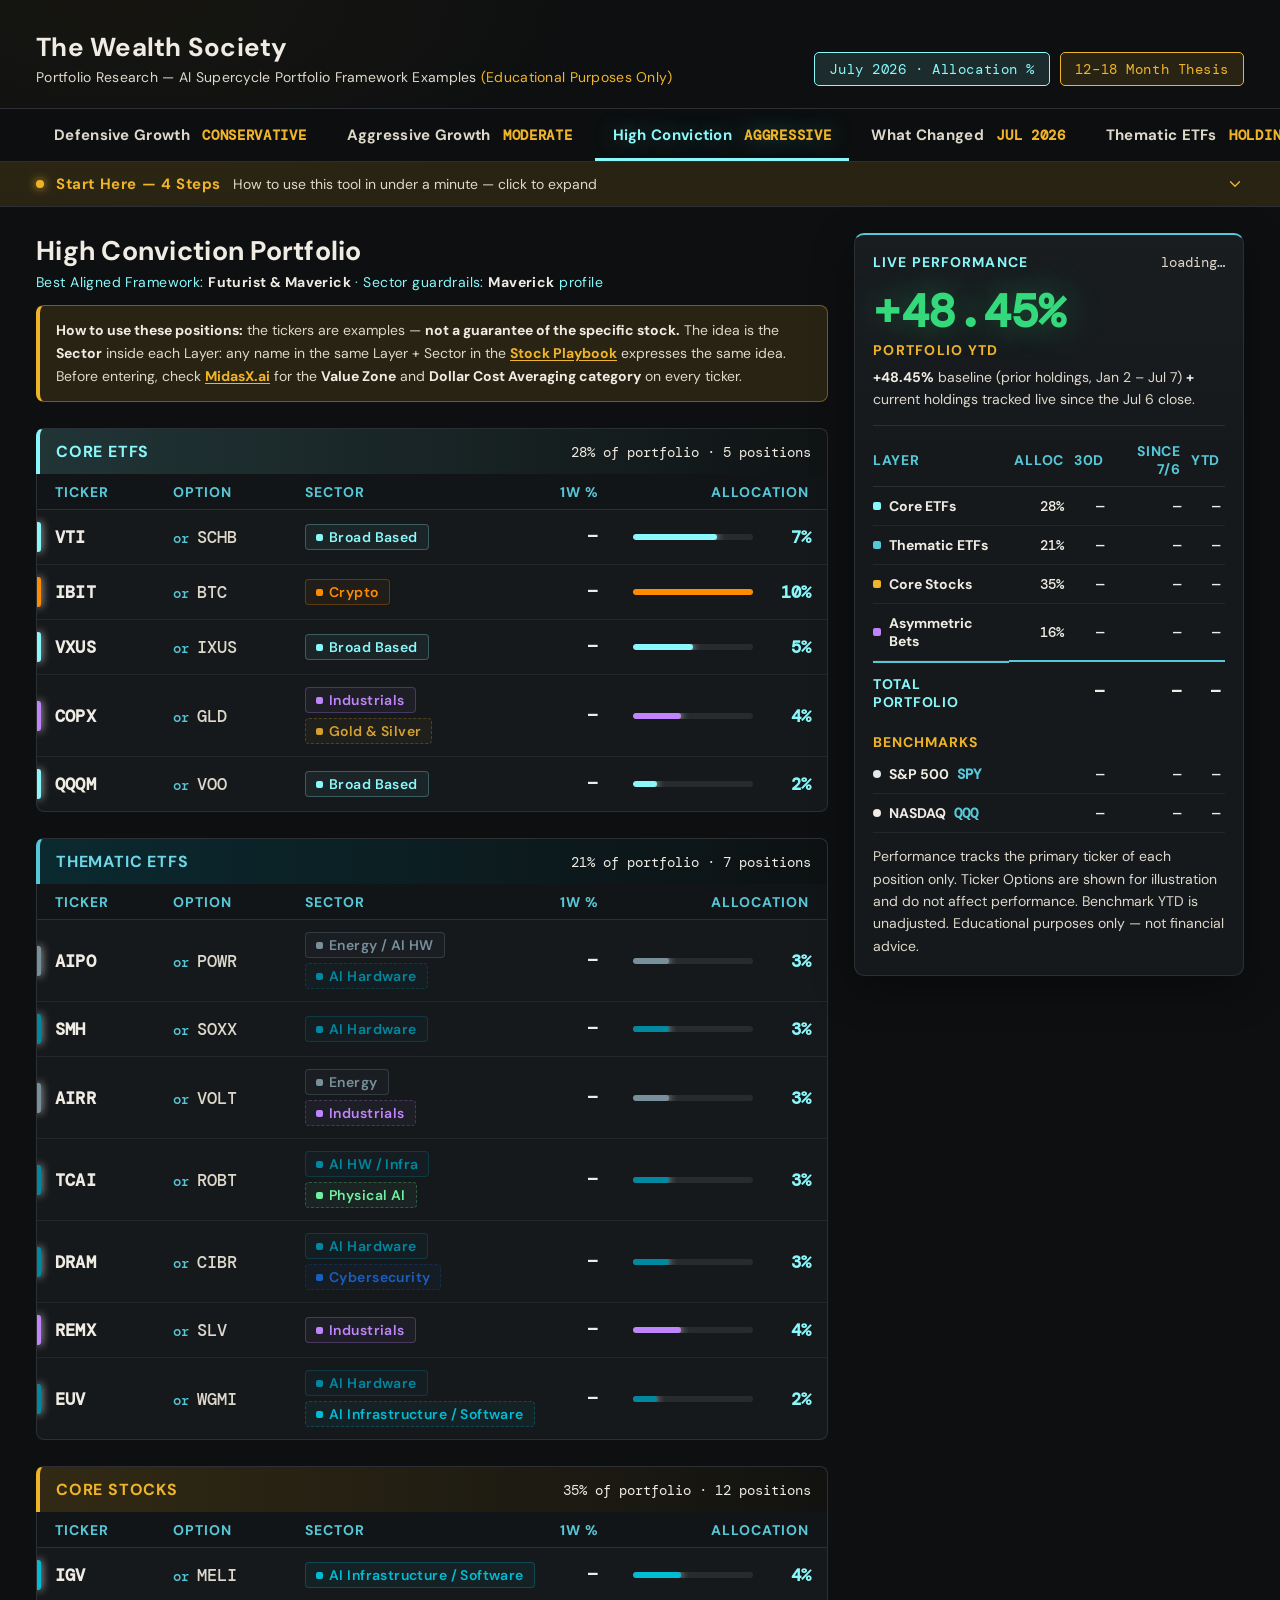
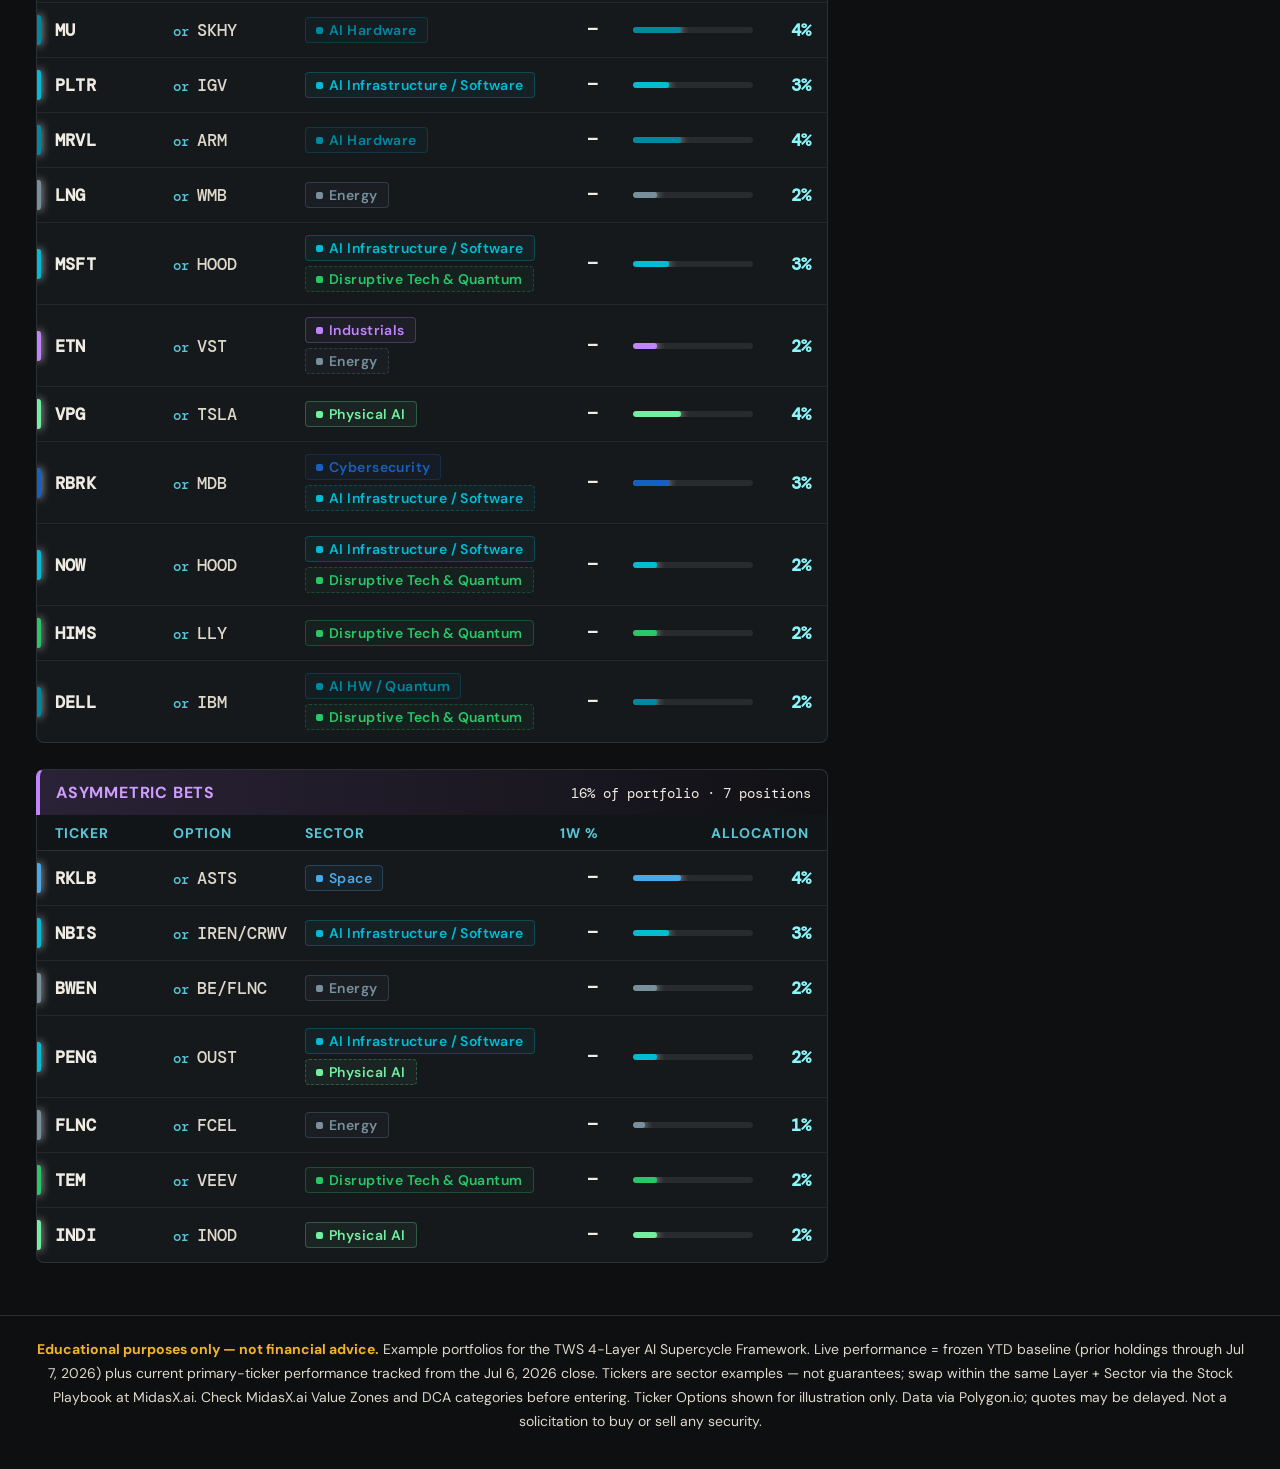
<file: index.html>
<!DOCTYPE html>
<html lang="en">
<head>
<meta charset="UTF-8">
<meta name="viewport" content="width=device-width, initial-scale=1.0">
<title>TWS Portfolio Dashboard — July 2026</title>
<link rel="preconnect" href="https://fonts.googleapis.com">
<link rel="preconnect" href="https://fonts.gstatic.com" crossorigin>
<link href="https://fonts.googleapis.com/css2?family=DM+Sans:wght@400;500;600;700&family=DM+Mono:wght@400;500&display=swap" rel="stylesheet">
<link rel="stylesheet" href="styles.css?v=17">
</head>
<body>

<div class="header">
  <div>
    <div class="logo-text">The Wealth Society</div>
    <div class="logo-sub">Portfolio Research — AI Supercycle Portfolio Framework Examples <em>(Educational Purposes Only)</em></div>
  </div>
  <div class="header-right">
    <div class="header-badge">July 2026 · Allocation %</div>
    <div class="header-badge gold">12–18 Month Thesis</div>
  </div>
</div>

<div class="tab-bar">
  <button class="tab-btn" id="tab-def" onclick="showTab(0)">Defensive Growth <span class="tab-risk">Conservative</span></button>
  <button class="tab-btn" id="tab-agg" onclick="showTab(1)">Aggressive Growth <span class="tab-risk">Moderate</span></button>
  <button class="tab-btn" id="tab-hc" onclick="showTab(2)">High Conviction <span class="tab-risk">Aggressive</span></button>
  <button class="tab-btn" id="tab-changes" onclick="showTab(3)">What Changed <span class="tab-risk">Jul 2026</span></button>
  <button class="tab-btn" id="tab-etf" onclick="showTab(4)">Thematic ETFs <span class="tab-risk">Holdings</span></button>
  <button class="tab-btn" id="tab-matrix" onclick="showTab(5)">Portfolio Matrix</button>
</div>

<div class="howto">
  <div class="howto-toggle" onclick="toggleHowTo()">
    <div class="howto-pip"></div>
    <span class="howto-title">Start Here — 4 Steps</span>
    <span class="howto-sub">How to use this tool in under a minute — click to expand</span>
    <svg class="howto-chevron" id="howto-chevron" viewBox="0 0 20 20" fill="none" xmlns="http://www.w3.org/2000/svg">
      <path d="M5 7.5L10 12.5L15 7.5" stroke="currentColor" stroke-width="1.5" stroke-linecap="round" stroke-linejoin="round"/>
    </svg>
  </div>
  <div class="howto-body" id="howto-body">
    <div class="howto-inner">
      <div style="font-size:12px;color:rgba(240,236,228,0.7);line-height:1.6;margin-bottom:12px;">
        Inside TWS we teach a <strong style="color:#f0ece4;">4 Layer AI Supercycle Portfolio Framework</strong> for a simplified way to build your long term portfolio. A video explaining how to use this effectively is available inside Skool.
      </div>
      <div class="howto-grid">
        <div class="howto-block">
          <div class="label">① Pick Your Profile</div>
          Choose the portfolio that matches your <strong>Wealth Risk Profile:</strong> Defensive Growth, Aggressive Growth, or High Conviction. Use the tabs above to switch between them.
        </div>
        <div class="howto-block">
          <div class="label">② Study the Layers</div>
          Every portfolio uses the same <strong>4-Layer Framework:</strong> Core ETFs → Thematic ETFs → Core Stocks → Asymmetric Bets. Each position shows a primary ticker and a <strong>Ticker Option</strong> — an alternative expression of the same idea.
        </div>
        <div class="howto-block">
          <div class="label">③ Make It Yours</div>
          The tickers are <strong>examples — not guarantees and not orders.</strong> The idea is the <strong>Layer + Sector</strong>. Any stock in the same Layer and Sector inside the Stock Playbook expresses the same idea — swap freely and the framework stays intact.<br>
          <a class="playbook-btn" href="https://www.midasX.ai" target="_blank">→ Open the Stock Playbook</a>
        </div>
        <div class="howto-block">
          <div class="label">④ Time Your Entry</div>
          Before entering any position, check it on <strong>MidasX.ai</strong>: the <strong>Value Zone</strong> tells you whether the name is in a buy range or extended, and its <strong>Dollar Cost Averaging category</strong> tells you how to build the position — all at once or staged over time.
        </div>
      </div>
      <div class="howto-footer">
        <div class="profile-chips">
          <span class="lbl">Which Profile?</span>
          <span class="chip teal"><span class="dot"></span>Defensive Growth — Starter &amp; Strategist</span>
          <span class="chip gold"><span class="dot"></span>Aggressive Growth — Explorer &amp; Comeback</span>
          <span class="chip cream"><span class="dot"></span>High Conviction — Futurist &amp; Maverick</span>
        </div>
        <div class="howto-disclaimer">
          <strong>Educational purposes only — not financial advice.</strong><br>
          These are examples, not trading portfolios. Full TWS universe in the Notion Stock Playbook.
        </div>
      </div>
    </div>
  </div>
</div>

<div class="port" id="port-def"></div>
<div class="port" id="port-agg"></div>
<div class="port" id="port-hc"></div>
<div class="port" id="port-changes"></div>
<div class="port" id="port-etf"></div>
<div class="port" id="port-matrix"></div>

<div class="site-footer">
  <strong>Educational purposes only — not financial advice.</strong> Example portfolios for the TWS 4-Layer AI Supercycle Framework.
  Live performance = frozen YTD baseline (prior holdings through Jul 7, 2026) plus current primary-ticker performance tracked from the Jul 6, 2026 close.
  Tickers are sector examples — not guarantees; swap within the same Layer + Sector via the Stock Playbook at MidasX.ai. Check MidasX.ai Value Zones and DCA categories before entering. Ticker Options shown for illustration only. Data via Polygon.io; quotes may be delayed. Not a solicitation to buy or sell any security.
</div>

<script src="data.js?v=17"></script>
<script src="changes.js?v=17"></script>
<script src="app.js?v=17"></script>
</body>
</html>
</file>
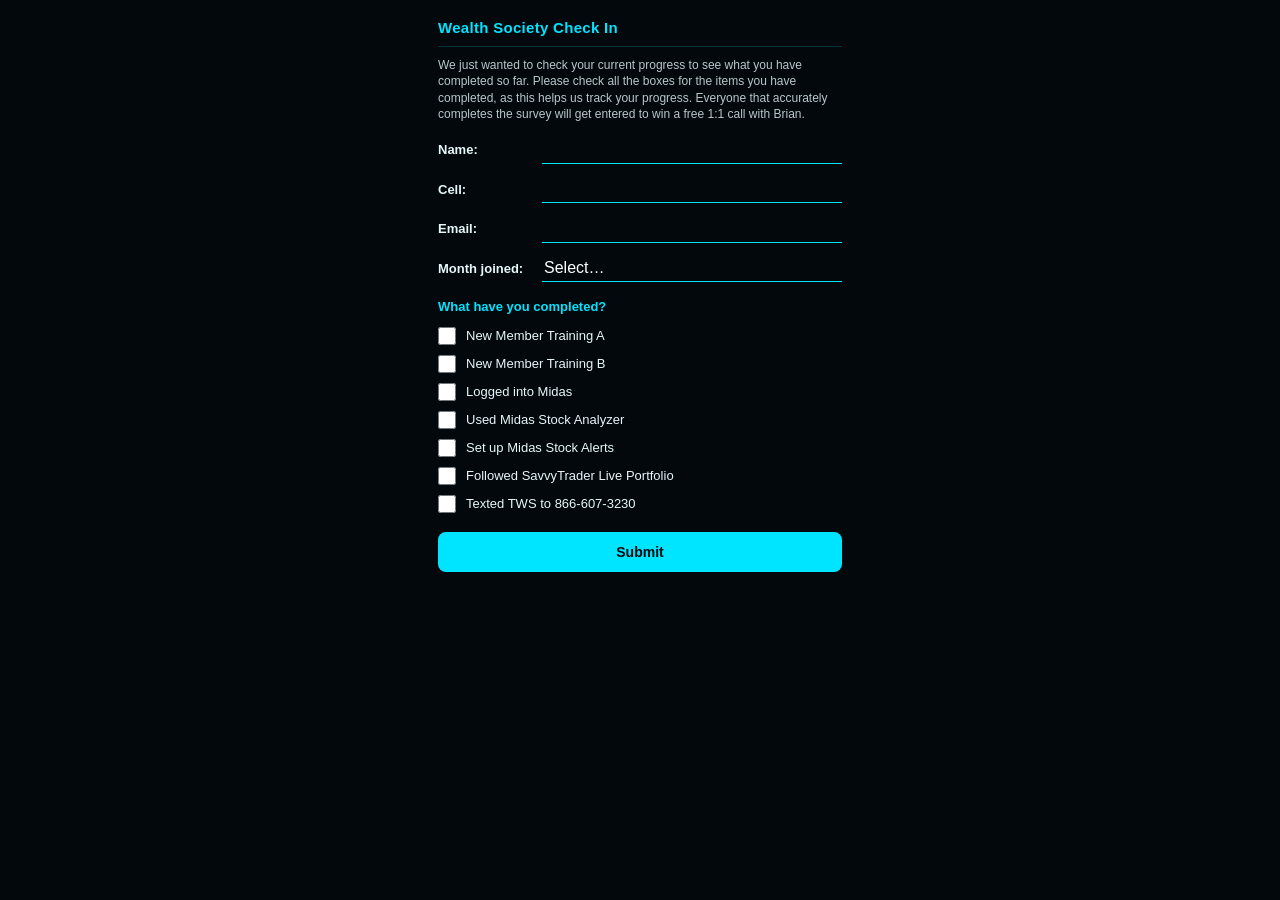
<file: checkin/index.html>
<!doctype html><html lang="en"><head><meta charset="utf-8"><meta name="viewport" content="width=device-width,initial-scale=1">
<title>Wealth Society Check In</title><meta name="robots" content="noindex">
<style>
*{box-sizing:border-box;margin:0}body{background:#02080C;color:#E6F7FA;font:13px/1.35 -apple-system,BlinkMacSystemFont,"Inter","Segoe UI",Roboto,Helvetica,Arial,sans-serif;min-height:100vh}
.w{max-width:440px;margin:0 auto;padding:18px 18px 14px}
h1{font-size:15px;font-weight:700;color:#00E5FF;letter-spacing:.3px;border-bottom:1px solid #00E5FF33;padding-bottom:8px;margin-bottom:10px}
p.i{font-size:12px;color:#B8C7CC;margin-bottom:14px}
.r{display:flex;align-items:baseline;gap:8px;margin-bottom:12px}
.r label{flex:0 0 96px;font-size:13px;font-weight:600}
.r input,.r select{flex:1;min-width:0;background:transparent;border:0;border-bottom:1.5px solid #00E5FF;color:#fff;font:inherit;font-size:16px;padding:2px 2px 3px;outline:none;border-radius:0}
.r select{-webkit-appearance:none;appearance:none}.r select option{background:#02080C}
.r input:focus,.r select:focus{border-bottom-color:#7FF3FF;background:#00E5FF0D}
h2{font-size:13px;color:#00E5FF;margin:16px 0 6px}
.c{display:flex;align-items:center;gap:10px;padding:5px 0;font-size:13px}
.c input{width:18px;height:18px;accent-color:#00E5FF;flex:none}
button{margin-top:14px;width:100%;background:#00E5FF;color:#02080C;border:0;border-radius:8px;font-family:inherit;font-weight:700;font-size:14px;padding:12px}
button:disabled{opacity:.6}.e{color:#ff7a7a;font-size:12px;min-height:14px;margin-top:6px}
#ty{display:none;text-align:center;padding-top:40px}#ty h2{font-size:16px;margin-bottom:8px}
</style></head><body><div class="w">
<h1>Wealth Society Check In</h1>
<form id="f" novalidate>
<p class="i">We just wanted to check your current progress to see what you have completed so far. Please check all the boxes for the items you have completed, as this helps us track your progress. Everyone that accurately completes the survey will get entered to win a free 1:1 call with Brian.</p>
<div class="r"><label for="name">Name:</label><input id="name" name="name" autocomplete="name" required></div>
<div class="r"><label for="cell">Cell:</label><input id="cell" name="cell" type="tel" autocomplete="tel" inputmode="tel" required></div>
<div class="r"><label for="email">Email:</label><input id="email" name="email" type="email" autocomplete="email" required></div>
<div class="r"><label for="month">Month joined:</label><select id="month" name="month" required><option value="">Select…</option><option>Jun 2026</option><option>Jul 2026</option><option>Aug 2026</option><option>Sep 2026</option><option>Oct 2026</option><option>Other</option></select></div>
<h2>What have you completed?</h2>
<div id="cl"></div>
<button id="b" type="submit">Submit</button><div class="e" id="er"></div>
</form>
<div id="ty"><h2>Thank you!</h2><p class="i">Your check-in is in. You're entered for the free 1:1 call with Brian.</p></div>
</div><script>
var ENDPOINT="https://script.google.com/macros/s/AKfycbyoQk85aD5uBqrM0jpGNvfKbhJ8GQ5-eJh_irOydYKO5svrejMvEVGsOirf1N0gHYw/exec"; // paste Apps Script web app /exec URL here before publishing
var I=['New Member Training A','New Member Training B','Logged into Midas','Used Midas Stock Analyzer','Set up Midas Stock Alerts','Followed SavvyTrader Live Portfolio','Texted TWS to 866-607-3230'];
var cl=document.getElementById('cl');I.forEach(function(t,k){cl.insertAdjacentHTML('beforeend','<label class="c"><input type="checkbox" name="done" value="'+t+'">'+t+'</label>')});
document.getElementById('f').onsubmit=function(ev){ev.preventDefault();var f=this,er=document.getElementById('er'),m='';
var n=f.name.value.trim(),c=f.cell.value.trim(),e=f.email.value.trim();
if(!n)m='Please enter your name.';else if(c.replace(/\D/g,'').length<10)m='Please enter a valid cell number.';else if(!/^[^@\s]+@[^@\s]+\.[^@\s]+$/.test(e))m='Please enter a valid email.';else if(!f.month.value)m='Please select the month you joined.';
er.textContent=m;if(m)return;document.getElementById('b').disabled=true;
var b=new URLSearchParams();b.append('name',n);b.append('cell',c);b.append('email',e);b.append('month',f.month.value);
f.querySelectorAll('input[name=done]:checked').forEach(function(x){b.append('done',x.value)});
var go=function(){f.style.display='none';document.getElementById('ty').style.display='block'};
if(ENDPOINT)fetch(ENDPOINT,{method:'POST',mode:'no-cors',body:b}).then(go,go);else go();};
</script></body></html>
</file>
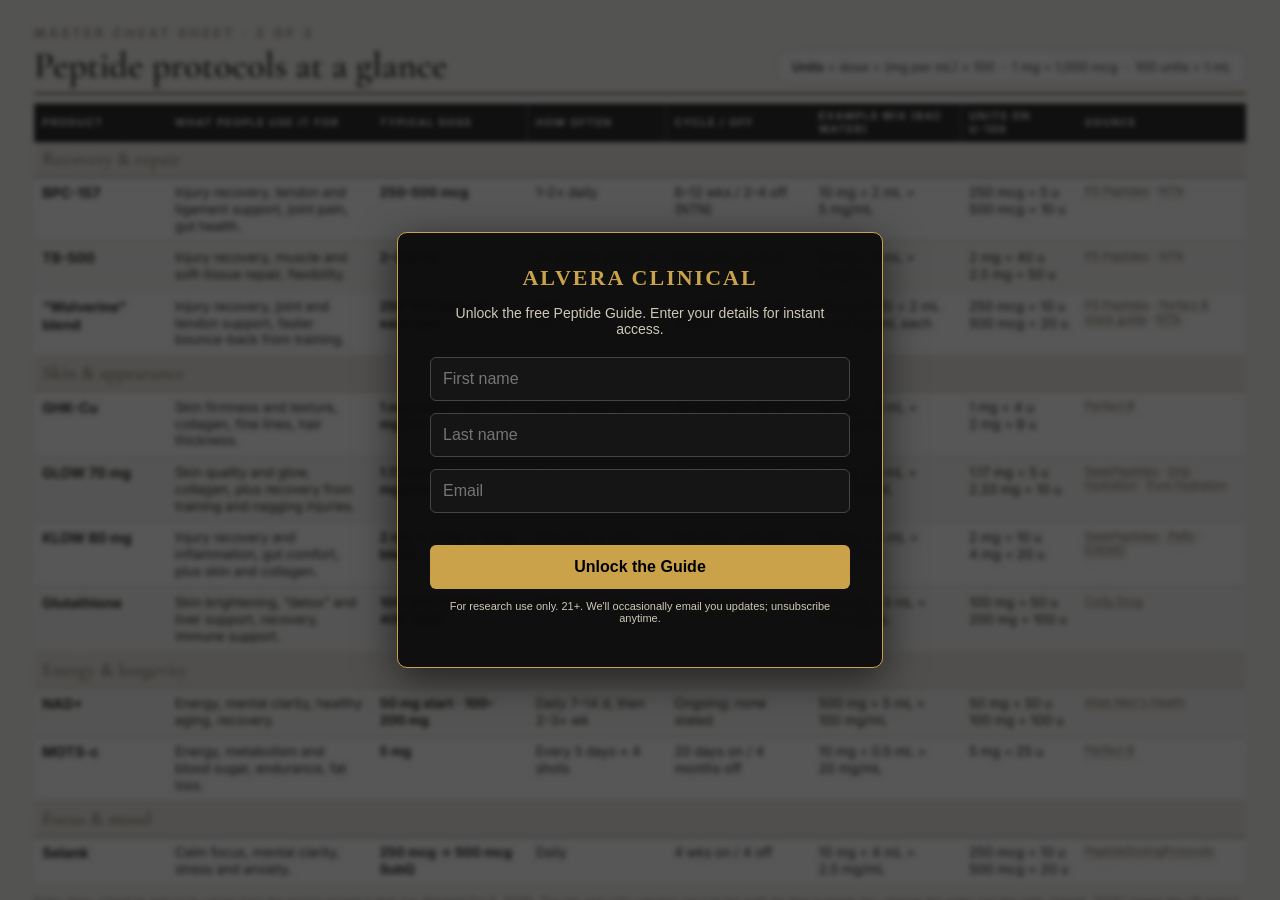
<file: peptides/index.html>
<!doctype html><html lang="en"><head><meta charset="utf-8"><meta name="viewport" content="width=device-width,initial-scale=1">
<title>Alvera Clinical | Peptide Guide</title>
<style>
body{margin:0;background:#0b0b0b;color:#f5f1e6;font-family:Georgia,serif}
#gate{position:fixed;inset:0;display:flex;align-items:center;justify-content:center;background:#0b0b0b;z-index:9;padding:16px;overflow:hidden}
#gate:before{content:'';position:absolute;inset:-20px;background:url(preview.jpg) center top/cover no-repeat;filter:blur(2.5px) grayscale(.6);z-index:0}
#gate:after{content:'';position:absolute;inset:0;background:rgba(8,8,8,.68);z-index:1}
.card{position:relative;z-index:2;background:rgba(11,11,11,.94);box-shadow:0 10px 40px rgba(0,0,0,.6)}
@media(max-width:600px){#gate:before{background-position:left top;background-size:auto 100%}.card{padding:24px 20px}}
.card{max-width:420px;width:100%;border:1px solid #c9a24a;padding:32px;border-radius:10px;text-align:center}
h1{color:#c9a24a;letter-spacing:2px;font-size:22px;margin:0 0 6px}p{font-family:Arial,sans-serif;font-size:14px;color:#cfc8b8}
input{width:100%;box-sizing:border-box;margin:6px 0;padding:12px;border-radius:6px;border:1px solid #444;background:#151515;color:#fff;font-size:16px}
button{width:100%;margin-top:10px;padding:13px;background:#c9a24a;color:#000;border:0;border-radius:6px;font-weight:bold;font-size:16px;cursor:pointer}
#err{color:#e07070;font-family:Arial;font-size:13px;min-height:16px}
#guide{display:none;height:100vh}#guide iframe{width:100%;height:100%;border:0}
.dl{position:fixed;bottom:12px;right:12px;background:#c9a24a;color:#000;padding:10px 14px;border-radius:6px;font-family:Arial;text-decoration:none}
</style></head><body>
<div id="gate"><form class="card" id="f" novalidate>
<h1>ALVERA CLINICAL</h1><p>Unlock the free Peptide Guide. Enter your details for instant access.</p>
<input name="first" placeholder="First name" required autocomplete="given-name">
<input name="last" placeholder="Last name" required autocomplete="family-name">
<input name="email" type="email" placeholder="Email" required autocomplete="email">
<div id="err"></div><button>Unlock the Guide</button>
<p style="font-size:11px">For research use only. 21+. We'll occasionally email you updates; unsubscribe anytime.</p>
</form></div>
<div id="guide"><iframe src="guide-9923bd8511920f2e.pdf" title="Peptide Guide"></iframe><a class="dl" href="guide-9923bd8511920f2e.pdf" download>Download PDF</a></div>
<script>
var ENDPOINT="https://script.google.com/macros/s/AKfycbyl40kP1WE2DlP9djxmr8U-3UOWZ0TkPv5SzuU2lUcD9-VTIabc8x4SVbnVPty8IjlC/exec"; // paste Apps Script web app URL here
function open_(){gate.style.display='none';guide.style.display='block'}
if(localStorage.getItem('alvera_guide_ok'))open_();
f.onsubmit=function(e){e.preventDefault();var d=new FormData(f),fi=d.get('first').trim(),la=d.get('last').trim(),em=d.get('email').trim();
if(!fi||!la)return err.textContent='Please enter your first and last name.';
if(!/^[^@\s]+@[^@\s]+\.[^@\s]+$/.test(em))return err.textContent='Please enter a valid email.';
var b=new URLSearchParams({first:fi,last:la,email:em,source:'peptide-guide'});
if(ENDPOINT)fetch(ENDPOINT,{method:'POST',mode:'no-cors',body:b}).catch(function(){});
localStorage.setItem('alvera_guide_ok','1');open_()};
</script></body></html>
</file>
<file: styles.css>
/* ═══════════════════════════════════════════════════════════
   TWS PORTFOLIO DASHBOARD — TERMINAL LUXURY
   No grey text. Nothing under 14px. Hierarchy via color,
   weight, and size — never via dimming.
   Palette: ink #0d0f10 · card #141618 · cream #f0ece4
            teal #8af8fa · gold #f0b429 + 12 sector accents
   ═══════════════════════════════════════════════════════════ */

:root {
  --ink: #0d0f10;
  --ink-2: #101315;
  --card: #16191c;
  --card-2: #121517;
  --line: #2c3034;
  --line-soft: #232729;
  --cream: #f0ece4;
  --cream-soft: #ded8cb;   /* warm secondary — full opacity, not grey */
  --teal: #8af8fa;
  --teal-deep: #57c8d8;
  --teal-dim: rgba(138, 248, 250, 0.12);
  --gold: #f0b429;
  --gold-dim: rgba(240, 180, 41, 0.12);
  --up: #34d97b;
  --down: #ff5c5c;
  --sans: "DM Sans", -apple-system, sans-serif;
  --mono: "DM Mono", ui-monospace, monospace;
}

* { margin: 0; padding: 0; box-sizing: border-box; }

html { background: var(--ink); }
body {
  font-family: var(--sans);
  font-size: 15px;
  background:
    radial-gradient(1200px 500px at 80% -10%, rgba(138,248,250,0.05), transparent 60%),
    radial-gradient(900px 400px at 10% 0%, rgba(240,180,41,0.04), transparent 55%),
    var(--ink);
  color: var(--cream);
  -webkit-font-smoothing: antialiased;
  min-height: 100vh;
}

/* ── Header ── */
.header {
  display: flex; align-items: flex-end; justify-content: space-between;
  gap: 16px; flex-wrap: wrap;
  padding: 30px 36px 22px;
  border-bottom: 1px solid var(--line);
}
.logo-text { font-size: 26px; font-weight: 700; letter-spacing: 0.01em; }
.logo-sub { font-size: 14px; color: var(--cream-soft); margin-top: 4px; letter-spacing: 0.02em; }
.logo-sub em { font-style: normal; color: var(--gold); font-size: 14px; }
.header-right { display: flex; gap: 10px; align-items: center; }
.header-badge {
  font-family: var(--mono); font-size: 14px; letter-spacing: 0.04em;
  padding: 7px 14px; border-radius: 5px;
  border: 1px solid var(--teal); color: var(--teal); background: var(--teal-dim);
}
.header-badge.gold { border-color: var(--gold); color: var(--gold); background: var(--gold-dim); }

/* ── Tabs ── */
.tab-bar {
  display: flex; gap: 4px; padding: 0 36px;
  border-bottom: 1px solid var(--line);
  position: sticky; top: 0; z-index: 50;
  background: rgba(13, 15, 16, 0.96); backdrop-filter: blur(10px);
  overflow-x: auto; scrollbar-width: none;
}
.tab-bar::-webkit-scrollbar { display: none; }
.tab-btn {
  appearance: none; background: none; border: none; cursor: pointer;
  font-family: var(--sans); font-size: 15px; font-weight: 700;
  color: var(--cream-soft); padding: 16px 18px 13px;
  border-bottom: 3px solid transparent;
  letter-spacing: 0.02em; white-space: nowrap;
  transition: color 0.15s, border-color 0.15s;
}
.tab-btn:hover { color: var(--cream); }
.tab-btn.active { color: var(--teal); border-bottom-color: var(--teal); text-shadow: 0 0 24px rgba(138,248,250,0.45); }
.tab-risk {
  font-family: var(--mono); font-size: 14px; margin-left: 8px;
  color: var(--gold); letter-spacing: 0.05em; text-transform: uppercase;
}

/* ── How-to strip ── */
.howto { border-bottom: 1px solid var(--line); }
.howto-toggle {
  display: flex; align-items: center; gap: 12px; padding: 12px 36px;
  cursor: pointer; user-select: none; background: var(--gold-dim);
  transition: background 0.2s;
}
.howto-toggle:hover { background: rgba(240,180,41,0.2); }
.howto-pip { width: 8px; height: 8px; border-radius: 50%; background: var(--gold); box-shadow: 0 0 10px var(--gold); }
.howto-title { font-size: 15px; font-weight: 700; color: var(--gold); letter-spacing: 0.04em; }
.howto-sub { font-size: 14px; color: var(--cream-soft); }
.howto-chevron { margin-left: auto; color: var(--gold); transition: transform 0.3s; width: 18px; height: 18px; flex-shrink: 0; }
.howto-chevron.open { transform: rotate(180deg); }
.howto-body { overflow: hidden; max-height: 0; transition: max-height 0.35s ease; }
.howto-body.open { max-height: 480px; }
.howto-inner { padding: 20px 36px 18px; background: var(--card-2); border-top: 1px solid rgba(240,180,41,0.15); }
.howto-grid { display: grid; grid-template-columns: repeat(4, 1fr); gap: 16px 24px; }
@media (max-width: 1100px) { .howto-grid { grid-template-columns: repeat(2, 1fr); } }
.howto-block { font-size: 14px; color: var(--cream-soft); line-height: 1.65; }
.howto-block strong { color: var(--cream); font-weight: 700; }
.howto-block .label {
  font-size: 14px; font-weight: 700; letter-spacing: 0.07em; text-transform: uppercase;
  color: var(--teal); margin-bottom: 6px;
}
.playbook-btn {
  display: inline-block; margin-top: 10px; padding: 9px 18px;
  background: var(--teal); color: var(--ink);
  font-family: var(--mono); font-weight: 700; font-size: 14px;
  border-radius: 5px; text-decoration: none; letter-spacing: 0.03em;
  box-shadow: 0 0 22px rgba(138,248,250,0.3);
}
.howto-footer {
  display: flex; align-items: center; justify-content: space-between;
  flex-wrap: wrap; gap: 12px; margin-top: 16px; padding-top: 14px;
  border-top: 1px solid var(--line-soft);
}
.profile-chips { display: flex; gap: 8px; flex-wrap: wrap; align-items: center; }
.profile-chips .lbl {
  font-size: 14px; font-weight: 700; color: var(--teal);
  letter-spacing: 0.06em; text-transform: uppercase; margin-right: 4px;
}
.chip {
  display: inline-flex; align-items: center; gap: 6px;
  padding: 5px 12px; border-radius: 20px; font-size: 14px; font-weight: 600;
  border: 1px solid; white-space: nowrap;
}
.chip .dot { width: 6px; height: 6px; border-radius: 50%; background: currentColor; }
.chip.teal  { color: var(--teal); border-color: rgba(138,248,250,0.45); background: rgba(138,248,250,0.07); }
.chip.gold  { color: var(--gold); border-color: rgba(240,180,41,0.45); background: rgba(240,180,41,0.07); }
.chip.cream { color: var(--cream); border-color: rgba(240,236,228,0.4); background: rgba(240,236,228,0.06); }
.howto-disclaimer { font-size: 14px; color: var(--cream-soft); line-height: 1.6; text-align: right; }
.howto-disclaimer strong { color: var(--gold); }

/* ── Portfolio layout ── */
.port { display: none; }
.port.active { display: block; animation: fadeUp 0.35s ease; }
@keyframes fadeUp { from { opacity: 0; transform: translateY(6px); } to { opacity: 1; transform: none; } }
.port-grid {
  display: grid; grid-template-columns: minmax(0, 1fr) 390px;
  gap: 26px; padding: 26px 36px 52px; align-items: start;
  max-width: 1480px; margin: 0 auto;
}
@media (max-width: 1020px) { .port-grid { grid-template-columns: 1fr; } }

.port-head { margin-bottom: 6px; }
.port-title { font-size: 27px; font-weight: 700; letter-spacing: 0.01em; }
.port-align { font-size: 14px; color: var(--teal); margin-top: 5px; letter-spacing: 0.03em; }
.port-align strong { font-weight: 700; color: var(--cream); }
.draft-badge {
  display: inline-block; margin-left: 12px; padding: 4px 11px; border-radius: 4px;
  font-family: var(--mono); font-size: 14px; letter-spacing: 0.06em;
  color: var(--gold); border: 1px solid var(--gold); background: var(--gold-dim);
  vertical-align: 4px;
}

/* ── Layer sections & position list ── */
.layer { margin-top: 26px; }
.layer-head {
  display: flex; align-items: baseline; justify-content: space-between;
  padding: 12px 16px; border-radius: 8px 8px 0 0;
  border: 1px solid var(--line); border-bottom: none;
  border-left-width: 4px;
}
.layer-head .ln { font-size: 16px; font-weight: 700; letter-spacing: 0.05em; text-transform: uppercase; }
.layer-head .lm { font-family: var(--mono); font-size: 14px; color: var(--cream); }
.layer-head.l0 { background: linear-gradient(90deg, rgba(138,248,250,0.16), rgba(138,248,250,0.02)); border-left-color: #8af8fa; }
.layer-head.l0 .ln { color: var(--teal); }
.layer-head.l1 { background: linear-gradient(90deg, rgba(0,136,160,0.22), rgba(0,136,160,0.02)); border-left-color: #57c8d8; }
.layer-head.l1 .ln { color: #6fd8e8; }
.layer-head.l2 { background: linear-gradient(90deg, rgba(240,180,41,0.16), rgba(240,180,41,0.02)); border-left-color: #f0b429; }
.layer-head.l2 .ln { color: var(--gold); }
.layer-head.l3 { background: linear-gradient(90deg, rgba(192,132,252,0.16), rgba(192,132,252,0.02)); border-left-color: #c084fc; }
.layer-head.l3 .ln { color: #cf9dfd; }

.pos-list {
  border: 1px solid var(--line); border-top: none;
  border-radius: 0 0 8px 8px; overflow: hidden; background: var(--card);
}
.pos-row {
  display: grid;
  grid-template-columns: 4px 104px 118px 1fr 84px 196px;
  align-items: center; gap: 14px;
  padding: 12px 16px 12px 0;
  border-bottom: 1px solid var(--line-soft);
  transition: background 0.12s;
}
.pos-row:last-child { border-bottom: none; }
.pos-row:hover:not(.pos-header) { background: #1b1f23; }
.pos-header {
  padding-top: 9px; padding-bottom: 8px;
  background: var(--card-2); border-bottom: 1px solid var(--line);
}
.pos-header .ph {
  font-size: 14px; font-weight: 700; letter-spacing: 0.07em; text-transform: uppercase;
  color: var(--teal-deep);
}
.pos-header .ph-r { text-align: right; padding-right: 2px; }
.pos-bar { width: 4px; height: 30px; border-radius: 0 3px 3px 0; box-shadow: 0 0 8px currentColor; }
.pos-ticker { font-family: var(--mono); font-size: 17px; font-weight: 700; letter-spacing: 0.01em; }
.pos-opt { font-family: var(--mono); font-size: 17px; font-weight: 500; color: var(--cream-soft); }
.pos-opt::before { content: "or "; color: var(--teal-deep); font-size: 14px; }
.pos-secs { display: flex; flex-wrap: wrap; gap: 5px; min-width: 0; }
.sec-chip {
  display: inline-flex; align-items: center; gap: 6px;
  font-size: 14px; font-weight: 600; letter-spacing: 0.03em;
  padding: 3px 10px; border-radius: 4px; border: 1.5px solid; white-space: nowrap;
}
.sec-chip .sq { width: 7px; height: 7px; border-radius: 2px; background: currentColor; }
.sec-chip.opt { border-style: dashed; }
.pos-alloc-wrap { display: flex; align-items: center; gap: 12px; justify-content: flex-end; }
.wbar {
  flex: 1; max-width: 120px; height: 6px; border-radius: 3px;
  background: rgba(255,255,255,0.08); overflow: hidden;
}
.wfill { display: block; height: 100%; border-radius: 3px; box-shadow: 0 0 8px currentColor; }
.pos-alloc { font-family: var(--mono); font-size: 17px; font-weight: 700; color: var(--teal); width: 46px; text-align: right; }
@media (max-width: 760px) {
  .pos-row { grid-template-columns: 4px 84px 1fr 72px 92px; }
  .pos-secs, .pos-header .ph:nth-child(4) { display: none; }
  .wbar { display: none; }
}

/* ── Right panel ── */
.right-panel { display: flex; flex-direction: column; gap: 18px; position: sticky; top: 70px; }
.panel-card {
  background: linear-gradient(180deg, #191d20, var(--card) 30%);
  border: 1px solid var(--line);
  border-top: 2px solid var(--teal-deep);
  border-radius: 10px; padding: 18px;
  box-shadow: 0 12px 40px rgba(0,0,0,0.35);
}
.panel-title {
  font-size: 14px; font-weight: 700; letter-spacing: 0.08em; text-transform: uppercase;
  color: var(--teal);
}
.panel-ts { font-size: 14px; color: var(--cream-soft); font-family: var(--mono); }

.hero-ytd { padding: 8px 0 14px; border-bottom: 1px solid var(--line); margin-bottom: 12px; }
.hero-num {
  font-family: var(--mono); font-size: 46px; font-weight: 700; line-height: 1.05;
  letter-spacing: -0.01em; color: var(--up);
  text-shadow: 0 0 34px rgba(52,217,123,0.35);
}
.hero-label { font-size: 14px; color: var(--gold); letter-spacing: 0.09em; text-transform: uppercase; margin-top: 6px; font-weight: 700; }
.hero-sub { font-size: 14px; color: var(--cream-soft); margin-top: 8px; line-height: 1.55; }
.hero-sub b { color: var(--cream); font-weight: 700; }

.perf-table { width: 100%; border-collapse: collapse; }
.perf-table th {
  font-size: 14px; font-weight: 700; letter-spacing: 0.05em; text-transform: uppercase;
  color: var(--teal-deep); text-align: right; padding: 4px 5px 8px;
  border-bottom: 1.5px solid var(--line);
}
.perf-table th:first-child { text-align: left; padding-left: 0; }
.perf-table td {
  padding: 10px 5px; font-size: 14px; text-align: right;
  border-bottom: 1px solid var(--line-soft);
  font-family: var(--mono); font-weight: 500; color: var(--cream);
}
.perf-table td.lname {
  text-align: left; padding-left: 0; font-family: var(--sans); font-weight: 700;
  display: flex; align-items: center; gap: 8px; font-size: 14px;
}
.perf-table td.lname .sq { width: 8px; height: 8px; border-radius: 2px; flex-shrink: 0; }
.perf-table td.lname .bt { font-family: var(--mono); font-size: 14px; color: var(--teal-deep); }
.perf-table .alloc-col { color: var(--cream); }
.perf-table tr.total-row td {
  border-top: 2px solid var(--teal-deep); border-bottom: none;
  font-weight: 700; font-size: 15px; padding-top: 12px;
}
.perf-table tr.total-row td.lname { font-size: 14px; letter-spacing: 0.05em; text-transform: uppercase; color: var(--teal); }
.bench-label td {
  font-size: 14px !important; color: var(--gold) !important;
  letter-spacing: 0.07em; text-transform: uppercase; border-bottom: none !important;
  padding: 12px 0 4px !important; font-weight: 700; font-family: var(--sans) !important;
  text-align: left !important;
}
.perf-note { font-size: 14px; color: var(--cream-soft); line-height: 1.6; margin-top: 12px; }
.pos-val { color: var(--up); } .neg-val { color: var(--down); } .flat-val { color: var(--cream-soft); }

/* Donut */
.donut-wrap { display: flex; align-items: center; gap: 18px; margin-top: 14px; }
.donut-svg { flex-shrink: 0; filter: drop-shadow(0 0 18px rgba(138,248,250,0.12)); }
.donut-legend { display: flex; flex-direction: column; gap: 7px; flex: 1; min-width: 0; }
.dl-row { display: flex; align-items: center; gap: 8px; font-size: 14px; }
.dl-row .sq { width: 9px; height: 9px; border-radius: 2px; flex-shrink: 0; box-shadow: 0 0 6px currentColor; }
.dl-row .nm { color: var(--cream); flex: 1; overflow: hidden; text-overflow: ellipsis; white-space: nowrap; }
.dl-row .pc { font-family: var(--mono); font-weight: 700; color: var(--teal); }

/* ── Changes tab ── */
.chg-wrap { max-width: 1120px; margin: 0 auto; padding: 26px 36px 52px; }
.chg-controls {
  display: flex; align-items: center; justify-content: space-between;
  flex-wrap: wrap; gap: 14px; margin-bottom: 22px;
}
.chg-pills { display: flex; gap: 8px; }
.chg-pill {
  appearance: none; cursor: pointer;
  font-family: var(--sans); font-size: 14px; font-weight: 700;
  padding: 9px 18px; border-radius: 22px;
  background: none; border: 1.5px solid var(--line); color: var(--cream-soft);
  transition: all 0.15s;
}
.chg-pill:hover { color: var(--cream); border-color: var(--cream-soft); }
.chg-pill.active { background: var(--teal); border-color: var(--teal); color: var(--ink); box-shadow: 0 0 24px rgba(138,248,250,0.35); }
.chg-summary { font-family: var(--mono); font-size: 14px; color: var(--cream); display: flex; align-items: center; gap: 7px; }
.chg-list {
  border: 1px solid var(--line); border-top: none; border-radius: 0 0 8px 8px;
  overflow: hidden; background: var(--card); margin-bottom: 22px;
}
.chg-row {
  display: grid;
  grid-template-columns: 82px 100px 46px 104px 82px 100px 46px 118px;
  align-items: center; gap: 8px;
  padding: 11px 16px;
  border-bottom: 1px solid var(--line-soft);
}
.chg-row:last-child { border-bottom: none; }
.chg-row:hover:not(.chg-header) { background: #1b1f23; }
.chg-header { background: var(--card-2); border-bottom: 1px solid var(--line); padding-top: 8px; padding-bottom: 7px; }
.chg-header .ph { font-size: 14px; font-weight: 700; letter-spacing: 0.07em; text-transform: uppercase; color: var(--teal-deep); }
.chg-tick { font-family: var(--mono); font-size: 16px; font-weight: 700; }
.chg-tick.dim { color: var(--cream-soft); text-decoration: line-through; text-decoration-color: var(--down); text-decoration-thickness: 2px; }
.chg-opt { font-family: var(--mono); font-size: 14px; color: var(--cream-soft); overflow: hidden; text-overflow: ellipsis; white-space: nowrap; }
.chg-w { font-family: var(--mono); font-size: 14px; font-weight: 700; color: var(--cream); }
.chg-none { color: var(--cream-soft); font-family: var(--mono); font-size: 14px; }
.chg-badge {
  font-family: var(--mono); font-size: 14px; font-weight: 700; letter-spacing: 0.05em;
  padding: 3px 9px; border-radius: 4px; border: 1.5px solid; text-align: center; white-space: nowrap;
}
.chg-badge.kept { color: var(--cream); border-color: var(--line); background: rgba(255,255,255,0.03); }
.chg-badge.swap { color: var(--gold); border-color: var(--gold); background: var(--gold-dim); }
.chg-badge.add  { color: var(--teal); border-color: var(--teal); background: var(--teal-dim); }
.chg-delta { font-family: var(--mono); font-size: 14px; color: var(--gold); text-align: right; }
@media (max-width: 900px) {
  .chg-row { grid-template-columns: 70px 40px 70px 70px 40px 88px; }
  .chg-opt, .chg-delta { display: none; }
}

/* ── Thematic ETFs tab ── */
.etf-wrap { max-width: 1240px; margin: 0 auto; padding: 26px 36px 52px; }
.etf-cat {
  font-size: 15px; font-weight: 700; letter-spacing: 0.08em; text-transform: uppercase;
  margin: 30px 0 12px; display: flex; align-items: center; gap: 10px;
}
.etf-cat::before { content: ""; width: 10px; height: 10px; border-radius: 3px; background: currentColor; box-shadow: 0 0 8px currentColor; }
.etf-grid { display: grid; grid-template-columns: 1fr 1fr; gap: 18px; }
@media (max-width: 880px) { .etf-grid { grid-template-columns: 1fr; } }
.etf-card {
  background: var(--card); border: 1px solid var(--line); border-radius: 10px; overflow: hidden;
  transition: border-color 0.15s;
}
.etf-card:hover { border-color: var(--teal-deep); }
.etf-head { padding: 15px 18px; background: linear-gradient(90deg, rgba(0,136,160,0.18), rgba(0,136,160,0.03)); border-bottom: 1px solid rgba(0,136,160,0.4); }
.etf-head .tick { font-family: var(--mono); font-size: 20px; font-weight: 700; color: var(--teal); }
.etf-head .nm { font-size: 14px; color: var(--cream); margin-left: 10px; font-weight: 600; }
.etf-blurb { font-size: 14px; color: var(--cream-soft); line-height: 1.6; margin-top: 8px; }
.etf-holdings { padding: 10px 18px 14px; }
.etf-holdings table { width: 100%; border-collapse: collapse; }
.etf-holdings td { font-size: 14px; padding: 6px 2px; border-bottom: 1px solid var(--line-soft); }
.etf-holdings tr:last-child td { border-bottom: none; }
.etf-holdings td.ht { font-family: var(--mono); font-weight: 700; width: 92px; color: var(--cream); }
.etf-holdings td.hn { color: var(--cream-soft); }
.etf-holdings td.hw { font-family: var(--mono); text-align: right; color: var(--teal); font-weight: 700; width: 64px; }
.etf-asof { font-size: 14px; color: var(--gold); margin-top: 10px; }
.etf-pending { padding: 20px 18px; font-size: 14px; color: var(--gold); }

/* ── Matrix tab ── */
.matrix-wrap { max-width: 1180px; margin: 0 auto; padding: 26px 36px 52px; }
.matrix-card {
  background: var(--card-2); border: 1px solid var(--line); border-radius: 12px;
  overflow: hidden; margin-bottom: 30px;
  border-top: 2px solid var(--teal-deep);
}
.matrix-head { padding: 20px 24px 16px; border-bottom: 1px solid var(--line); }
.matrix-title { font-size: 22px; font-weight: 700; letter-spacing: 0.02em; text-transform: uppercase; }
.matrix-sub { font-size: 14px; font-weight: 700; color: var(--teal); letter-spacing: 0.09em; text-transform: uppercase; margin-top: 4px; }
.matrix-rule { width: 44px; height: 3px; background: var(--teal); margin-top: 8px; border-radius: 2px; box-shadow: 0 0 12px rgba(138,248,250,0.5); }
.matrix-note { font-size: 14px; color: var(--cream-soft); margin-top: 10px; font-style: italic; }
.matrix-table { width: 100%; border-collapse: collapse; font-size: 14px; }
.matrix-table th {
  background: var(--card); padding: 12px 12px; font-size: 14px; font-weight: 700;
  letter-spacing: 0.05em; text-transform: uppercase; text-align: center;
  border-bottom: 2px solid var(--teal); color: var(--cream);
}
.matrix-table th:first-child { text-align: left; padding-left: 16px; color: var(--teal); }
.matrix-table td { padding: 12px; text-align: center; border-bottom: 1px solid var(--line-soft); color: var(--cream); }
.matrix-table td:first-child { text-align: left; padding-left: 16px; font-weight: 700; }
.matrix-table td .sq {
  display: inline-block; width: 8px; height: 8px; border-radius: 2px;
  margin-right: 9px; vertical-align: middle; box-shadow: 0 0 6px currentColor;
}
.matrix-table tr.section-row td {
  background: var(--card); font-size: 14px; font-weight: 700; letter-spacing: 0.07em;
  text-transform: uppercase; color: var(--teal); padding: 8px 16px; text-align: left;
  border-top: 1px solid var(--line);
}
.matrix-table tr.total-row td { background: var(--teal); color: var(--ink); font-weight: 700; }
.matrix-table td.mid { font-family: var(--mono); }

/* ── Footer ── */
.site-footer {
  padding: 22px 36px 36px; border-top: 1px solid var(--line);
  font-size: 14px; color: var(--cream-soft); line-height: 1.7; text-align: center;
}
.site-footer strong { color: var(--gold); }

/* ── Position technicals (click-to-expand) ── */
.pos-click { cursor: pointer; }
.pos-chev {
  margin-left: 7px; vertical-align: 1px; color: var(--teal-deep);
  transition: transform 0.2s;
}
.pos-row.open { background: #1b1f23; }
.pos-row.open .pos-chev { transform: rotate(180deg); color: var(--teal); }
.pos-tech {
  border-bottom: 1px solid var(--line-soft);
  background: linear-gradient(180deg, #1a1e21, var(--card-2));
  animation: fadeUp 0.25s ease;
}
.tech-inner {
  display: grid; grid-template-columns: repeat(5, 1fr);
  gap: 10px; padding: 14px 18px 15px 22px;
}
.tech-loading { font-size: 14px; color: var(--gold); font-family: var(--mono); }
.tstat {
  border-left: 2px solid var(--line);
  padding-left: 12px;
}
.tlabel {
  font-size: 14px; font-weight: 700; letter-spacing: 0.06em; text-transform: uppercase;
  color: var(--teal-deep); margin-bottom: 3px;
}
.tval { font-family: var(--mono); font-size: 17px; font-weight: 700; color: var(--cream); }
.tval.tprice { color: var(--teal); text-shadow: 0 0 16px rgba(138,248,250,0.3); }
.tsub { font-family: var(--mono); font-size: 14px; font-weight: 600; margin-top: 2px; }
@media (max-width: 760px) {
  .tech-inner { grid-template-columns: repeat(2, 1fr); }
}

/* ── Entry guidance strip ── */
.entry-note {
  margin-top: 14px; padding: 13px 16px;
  border: 1px solid rgba(240,180,41,0.4); border-left: 4px solid var(--gold);
  border-radius: 8px; background: var(--gold-dim);
  font-size: 14px; line-height: 1.65; color: var(--cream-soft);
}
.entry-note strong { color: var(--cream); font-weight: 700; }
.entry-note a { color: var(--gold); font-weight: 700; text-decoration: underline; text-underline-offset: 2px; }
.entry-note a:hover { color: var(--cream); }

.pos-1w { font-family: var(--mono); font-size: 15px; font-weight: 600; text-align: right; padding-right: 4px; }
</file>
